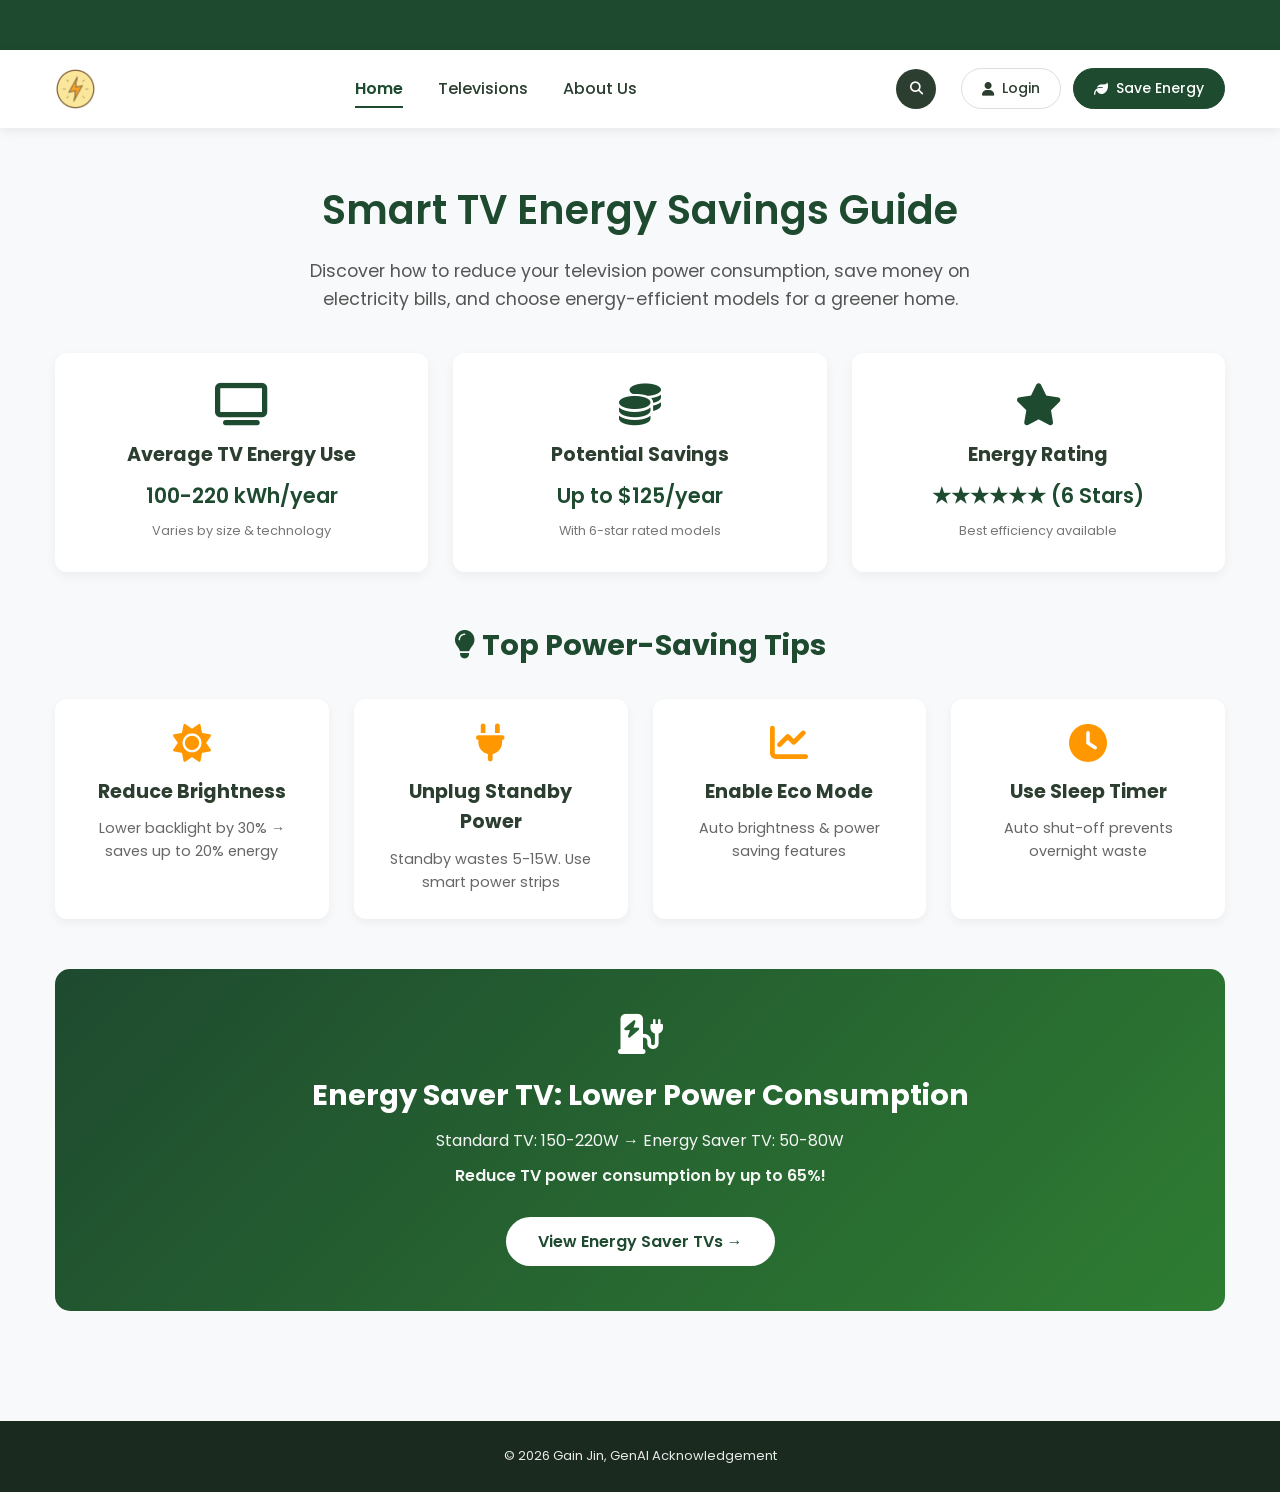
<file: Exercise 0.2/energy-webpage/index.html>
<!DOCTYPE html>
<html lang="en">
<head>
    <meta charset="UTF-8">
    <meta name="viewport" content="width=device-width, initial-scale=1.0">
    <title>TechVision - Smart TV Energy Savings</title>
    <link rel="stylesheet" href="css/styles.css">
    <link rel="stylesheet" href="https://cdnjs.cloudflare.com/ajax/libs/font-awesome/6.4.0/css/all.min.css">
    <link href="https://fonts.googleapis.com/css2?family=Poppins:wght@300;400;500;600;700&display=swap" rel="stylesheet">
    <link rel="icon" href="images/logo.png">
</head>
<body>
    <!-- Header -->
    <header class="ecommerce-header">
        <!-- Top banner -->
        <div class="top-banner">
            <div class="container">
                <div class="banner-content">
                    <div class="marquee-container">
                        <div class="marquee-text">
                            💡 Save Up to $100/Year on Electricity! 🌱 Choose 6-Star Energy Rated TVs & Reduce Your Carbon Footprint 📺
                        </div>
                    </div>
                </div>
            </div>
        </div>
        
        <!-- Navigation Bar -->
        <nav class="main-nav">
            <div class="container">
                <div class="nav-content">
                    <!-- Logo -->
                    <div class="logo" id="logo">
                        <img src="images/logo.png" alt="TechVision Logo" class="logo-image">
                    </div>
                    
                    <!-- Navigation Menu -->
                    <ul class="nav-menu" id="navMenu">
                        <li><a href="#home" class="nav-link active" data-page="home">Home</a></li>
                        <li><a href="#televisions" class="nav-link" data-page="televisions">Televisions</a></li>
                        <li><a href="#about" class="nav-link" data-page="about">About Us</a></li>
                    </ul>
                    
                    <!-- Search -->
                    <div class="search-container">
                        <div class="search-wrapper" id="searchWrapper">
                            <button class="search-icon-btn" id="searchToggle">
                                <i class="fas fa-search"></i>
                            </button>
                            <!-- GenAI: Expandable search container for energy tips -->
                            <div class="search-expandable" id="searchExpandable">
                                <form class="search-form" id="searchForm">
                                    <input type="text" placeholder="Search energy tips..." class="search-input" id="searchInput">
                                </form>
                            </div>
                        </div>
                    </div>
                    
                    <!-- Auth Buttons -->
                    <div class="auth-buttons" id="authButtons">
                        <a href="#" class="btn-login">
                            <i class="fas fa-user"></i> Login
                        </a>
                        <a href="#" class="btn-register">
                            <i class="fas fa-leaf"></i> Save Energy
                        </a>
                    </div>

                    <!-- Mobile Toggle -->
                    <!-- GenAI: Mobile menu toggle button - fixed version -->
                    <div class="mobile-toggle" id="mobileToggle">
                        <i class="fas fa-bars"></i>
                    </div>
                </div>
            </div>
        </nav>
    </header>
    
    <!-- Main Content -->
    <main class="page-content">
        <div class="container">
            
            <!-- HOME PAGE -->
            <section id="home" class="page-section active">
                <h1>Smart TV Energy Savings Guide</h1>
                <p>Discover how to reduce your television power consumption, save money on electricity bills, and choose energy-efficient models for a greener home.</p>
                
                <!-- Energy Statistics -->
                <div class="energy-stats">
                    <div class="stat-box">
                        <i class="fas fa-tv"></i>
                        <h3>Average TV Energy Use</h3>
                        <p>100-220 kWh/year</p>
                        <small>Varies by size & technology</small>
                    </div>
                    <div class="stat-box">
                        <i class="fas fa-coins"></i>
                        <h3>Potential Savings</h3>
                        <p>Up to $125/year</p>
                        <small>With 6-star rated models</small>
                    </div>
                    <div class="stat-box">
                        <i class="fas fa-star"></i>
                        <h3>Energy Rating</h3>
                        <p>★★★★★★ (6 Stars)</p>
                        <small>Best efficiency available</small>
                    </div>
                </div>
                
                <!-- Tips -->
                <div class="tips-section">
                    <h2><i class="fas fa-lightbulb"></i> Top Power-Saving Tips</h2>
                    <div class="tips-grid">
                        <div class="tip-card">
                            <i class="fas fa-sun"></i>
                            <h3>Reduce Brightness</h3>
                            <p>Lower backlight by 30% → saves up to 20% energy</p>
                        </div>
                        <div class="tip-card">
                            <i class="fas fa-plug"></i>
                            <h3>Unplug Standby Power</h3>
                            <p>Standby wastes 5-15W. Use smart power strips</p>
                        </div>
                        <div class="tip-card">
                            <i class="fas fa-chart-line"></i>
                            <h3>Enable Eco Mode</h3>
                            <p>Auto brightness & power saving features</p>
                        </div>
                        <div class="tip-card">
                            <i class="fas fa-clock"></i>
                            <h3>Use Sleep Timer</h3>
                            <p>Auto shut-off prevents overnight waste</p>
                        </div>
                    </div>
                </div>
                
                <!-- Comparison Banner -->
                <div class="comparison-banner">
                    <div class="comparison-content">
                        <i class="fas fa-charging-station"></i>
                        <h2>Energy Saver TV: Lower Power Consumption</h2>
                        <p>Standard TV: 150-220W → Energy Saver TV: 50-80W</p>
                        <p class="savings-highlight">Reduce TV power consumption by up to 65%!</p>
                        <a href="#televisions" class="comparison-btn" onclick="navigateTo('televisions')">View Energy Saver TVs →</a>
                    </div>
                </div>
            </section>

            <!-- TELEVISIONS PAGE -->
            <section id="televisions" class="page-section">
                <!-- Page Header -->
                <div class="page-header">
                    <h1>TV Power Consumption Comparison</h1>
                    <p>Compare energy usage, standby power, and annual costs to find the most efficient television for your home.</p>
                </div>

                <!-- Loading -->
                <!-- GenAI: Loading indicator for CSV data fetch -->
                <div id="loadingIndicator" class="loading-indicator" style="display: none;">
                    <i class="fas fa-spinner fa-spin"></i> Loading TV data...
                </div>

                <!-- Sidebar Layout -->
                <div class="content-layout">
                    <!-- GenAI: Vertical Filter Sidebar -->
                    <aside class="filter-sidebar" id="filterSidebar" style="display: none;">
                        <div class="filter-card">
                            <h3><i class="fas fa-filter"></i> Filter Results</h3>
                            
                            <div class="filter-group-vertical">
                                <label><i class="fas fa-search"></i> Search</label>
                                <input type="text" id="tvSearchInput" placeholder="Brand or model...">
                            </div>
                            
                            <div class="filter-group-vertical">
                                <label><i class="fas fa-certificate"></i> Energy Star</label>
                                <select id="energyFilter">
                                    <option value="all">All TVs</option>
                                    <option value="Yes">Certified Only</option>
                                    <option value="No">Non-Certified</option>
                                </select>
                            </div>
                            
                            <div class="filter-group-vertical">
                                <label><i class="fas fa-tv"></i> Display Type</label>
                                <select id="displayFilter">
                                    <option value="all">All Types</option>
                                </select>
                            </div>
                            
                            <div class="filter-stats">
                                <div class="stats-box">
                                    <i class="fas fa-chart-line"></i>
                                    <span id="tvCount">0</span>
                                    <small>TVs Found</small>
                                </div>
                            </div>
                        </div>
                    </aside>

                    <!-- Main Content -->
                    <div class="main-content">
                        <!-- GenAI: TV Data Table -->
                        <div class="table-container" id="tableContainer" style="display: none;">
                            <div class="table-responsive">
                                <table class="tv-table" id="tvTable">
                                    <thead>
                                        <tr>
                                            <th>Brand</th>
                                            <th>Model</th>
                                            <th>Size</th>
                                            <th>Display Type</th>
                                            <th>Power</th>
                                            <th>Standby</th>
                                            <th>Annual Energy</th>
                                            <th>Energy Star</th>
                                            <th>Annual Cost*</th>
                                        </tr>
                                    </thead>
                                    <tbody id="tableBody">
                                        <tr>
                                            <td colspan="9" class="no-results">Loading television data...</td>
                                        </tr>
                                    </tbody>
                                </table>
                            </div>
                        </div>

                        <!-- GenAI: Error Message -->
                        <div id="errorMessage" class="error-message" style="display: none;">
                            <i class="fas fa-exclamation-triangle"></i>
                            <p>Unable to load TV data. Please make sure the CSV file exists at <strong>data/tv.csv</strong></p>
                        </div>

                        <!-- Cost Note -->
                        <div class="cost-note" id="costNote" style="display: none;">
                            <i class="fas fa-info-circle"></i>
                            <p>*Annual cost calculated at $0.30/kWh (average Australian electricity rate). Based on 5 hours of daily use.</p>
                        </div>
                    </div>
                </div>
            </section>

            <!-- ABOUT PAGE -->
            <section id="about" class="page-section">
                <h1>About TechVision</h1>
                <p>Pioneering energy-efficient television solutions for a sustainable Australian future.</p>
                
                <div class="about-grid">
                    <div class="about-card">
                        <i class="fas fa-chart-line"></i>
                        <h3>Our Mission</h3>
                        <p>To empower Australian households with premium entertainment technology that significantly reduces energy consumption, lowers electricity bills, and minimizes environmental impact.</p>
                    </div>
                    <div class="about-card">
                        <i class="fas fa-leaf"></i>
                        <h3>Sustainability Commitment</h3>
                        <p>We partner exclusively with manufacturers who prioritize energy efficiency, use eco-friendly materials, and maintain strict environmental standards in production.</p>
                    </div>
                    <div class="about-card">
                        <i class="fas fa-hand-holding-heart"></i>
                        <h3>Customer Empowerment</h3>
                        <p>Providing expert guidance and transparent energy ratings to help you make informed decisions about the most efficient TVs for your home and lifestyle.</p>
                    </div>
                </div>
                
                <div class="energy-impact">
                    <h2>Our Environmental Impact</h2>
                    <div class="impact-stats">
                        <div class="impact-card">
                            <i class="fas fa-tv"></i>
                            <h3>15,000+</h3>
                            <p>Energy-Star TVs Sold</p>
                        </div>
                        <div class="impact-card">
                            <i class="fas fa-bolt"></i>
                            <h3>850,000+</h3>
                            <p>kWh Saved Annually</p>
                        </div>
                        <div class="impact-card">
                            <i class="fas fa-tree"></i>
                            <h3>340+</h3>
                            <p>Trees Equivalent Saved</p>
                        </div>
                        <div class="impact-card">
                            <i class="fas fa-coins"></i>
                            <h3>$250,000+</h3>
                            <p>Customer Savings Yearly</p>
                        </div>
                    </div>
                </div>
                
                <div class="energy-commitment">
                    <h2><i class="fas fa-star-of-life"></i> Our Energy Efficiency Promise</h2>
                    <div class="commitment-grid">
                        <div class="commitment-item">
                            <i class="fas fa-certificate"></i>
                            <h3>6-Star Rating Focus</h3>
                            <p>We prioritize TVs with 5-6 star energy ratings, ensuring maximum efficiency for every Australian home.</p>
                        </div>
                        <div class="commitment-item">
                            <i class="fas fa-chalkboard-user"></i>
                            <h3>Education & Awareness</h3>
                            <p>Free resources and guides to help you understand and reduce your TV power consumption.</p>
                        </div>
                        <div class="commitment-item">
                            <i class="fas fa-recycle"></i>
                            <h3>E-Waste Reduction</h3>
                            <p>Partnering with recycling programs to responsibly dispose of old, inefficient televisions.</p>
                        </div>
                        <div class="commitment-item">
                            <i class="fas fa-charging-station"></i>
                            <h3>Carbon Offset Program</h3>
                            <p>Every TV sold contributes to Australian reforestation and renewable energy projects.</p>
                        </div>
                    </div>
                </div>
                
                <div class="contact-info">
                    <h2>Get in Touch</h2>
                    <p><i class="fas fa-envelope"></i> green@techvision.com.au</p>
                    <p><i class="fas fa-phone"></i> 1800-ENERGY-SAVE</p>
                    <p><i class="fas fa-clock"></i> Mon-Fri: 9am-6pm | Sat: 10am-4pm</p>
                </div>
            </section>

        </div>
    </main>
    
    <footer>
        <div class="container">
            <p>© 2026 Gain Jin, GenAI Acknowledgement</p>
        </div>
    </footer>
    
    <script src="js/script.js"></script>
</body>
</html>
</file>
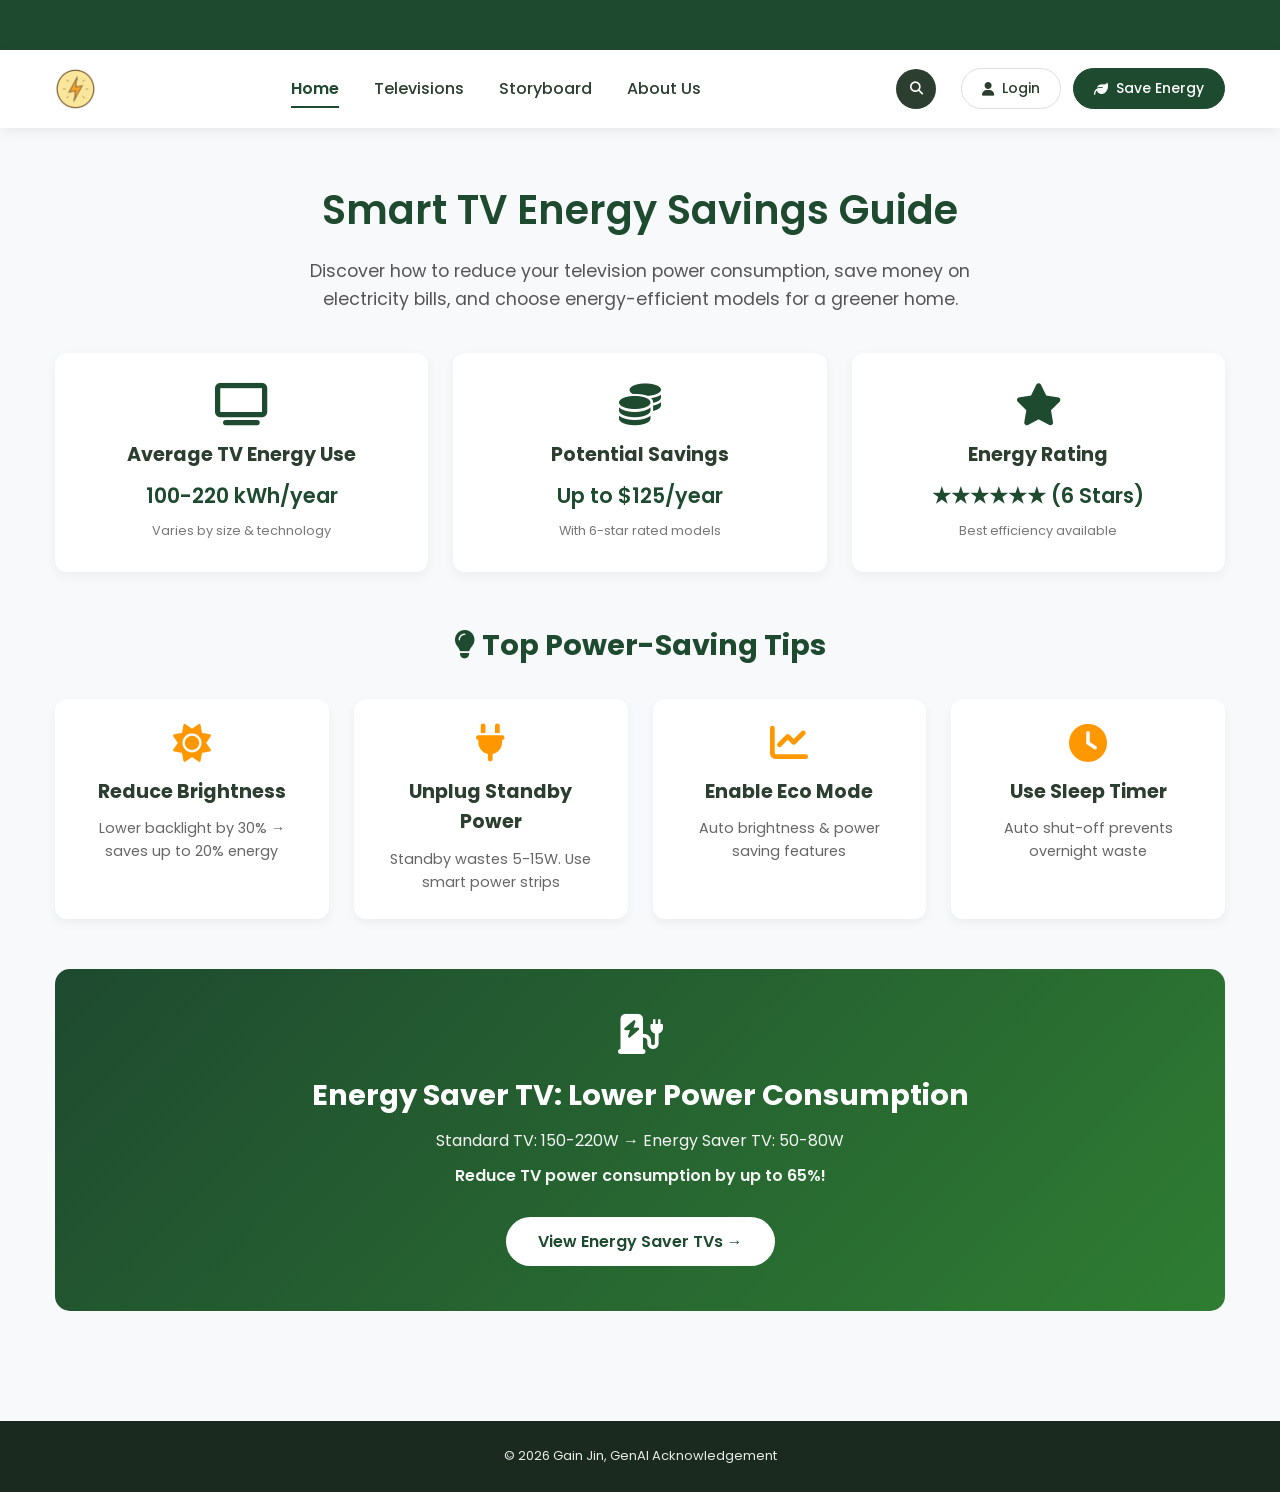
<file: Exercise 3/energy-webpage/index.html>
<!DOCTYPE html>
<html lang="en">
<head>
    <meta charset="UTF-8">
    <meta name="viewport" content="width=device-width, initial-scale=1.0">
    <title>TechVision - Smart TV Energy Savings</title>
    <link rel="stylesheet" href="css/styles.css">
    <link rel="stylesheet" href="https://cdnjs.cloudflare.com/ajax/libs/font-awesome/6.4.0/css/all.min.css">
    <link href="https://fonts.googleapis.com/css2?family=Poppins:wght@300;400;500;600;700;800;900&display=swap" rel="stylesheet">
    <link rel="icon" href="images/logo.png">
</head>
<body>
    <!-- Header -->
    <header class="ecommerce-header">
        <div class="top-banner">
            <div class="container">
                <div class="banner-content">
                    <div class="marquee-container">
                        <div class="marquee-text">
                            💡 Save Up to $100/Year on Electricity! 🌱 Choose 6-Star Energy Rated TVs & Reduce Your Carbon Footprint 📺
                        </div>
                    </div>
                </div>
            </div>
        </div>
        
        <nav class="main-nav">
            <div class="container">
                <div class="nav-content">
                    <div class="logo" id="logo">
                        <img src="images/logo.png" alt="TechVision Logo" class="logo-image">
                    </div>
                    
                    <ul class="nav-menu" id="navMenu">
                        <li><a href="#home" class="nav-link active" data-page="home">Home</a></li>
                        <li><a href="#televisions" class="nav-link" data-page="televisions">Televisions</a></li>
                        <li><a href="#storyboard" class="nav-link" data-page="storyboard">Storyboard</a></li>
                        <li><a href="#about" class="nav-link" data-page="about">About Us</a></li>
                    </ul>
                    
                    <div class="search-container">
                        <div class="search-wrapper" id="searchWrapper">
                            <button class="search-icon-btn" id="searchToggle">
                                <i class="fas fa-search"></i>
                            </button>
                            <div class="search-expandable" id="searchExpandable">
                                <form class="search-form" id="searchForm">
                                    <input type="text" placeholder="Search energy tips..." class="search-input" id="searchInput">
                                </form>
                            </div>
                        </div>
                    </div>
                    
                    <div class="auth-buttons" id="authButtons">
                        <a href="#" class="btn-login"><i class="fas fa-user"></i> Login</a>
                        <a href="#" class="btn-register"><i class="fas fa-leaf"></i> Save Energy</a>
                    </div>

                    <div class="mobile-toggle" id="mobileToggle">
                        <i class="fas fa-bars"></i>
                    </div>
                </div>
            </div>
        </nav>
    </header>
    
    <main class="page-content">
        <div class="container">
            
            <!-- HOME PAGE -->
            <section id="home" class="page-section active">
                <h1>Smart TV Energy Savings Guide</h1>
                <p>Discover how to reduce your television power consumption, save money on electricity bills, and choose energy-efficient models for a greener home.</p>
                
                <div class="energy-stats">
                    <div class="stat-box"><i class="fas fa-tv"></i><h3>Average TV Energy Use</h3><p>100-220 kWh/year</p><small>Varies by size & technology</small></div>
                    <div class="stat-box"><i class="fas fa-coins"></i><h3>Potential Savings</h3><p>Up to $125/year</p><small>With 6-star rated models</small></div>
                    <div class="stat-box"><i class="fas fa-star"></i><h3>Energy Rating</h3><p>★★★★★★ (6 Stars)</p><small>Best efficiency available</small></div>
                </div>
                
                <div class="tips-section">
                    <h2><i class="fas fa-lightbulb"></i> Top Power-Saving Tips</h2>
                    <div class="tips-grid">
                        <div class="tip-card"><i class="fas fa-sun"></i><h3>Reduce Brightness</h3><p>Lower backlight by 30% → saves up to 20% energy</p></div>
                        <div class="tip-card"><i class="fas fa-plug"></i><h3>Unplug Standby Power</h3><p>Standby wastes 5-15W. Use smart power strips</p></div>
                        <div class="tip-card"><i class="fas fa-chart-line"></i><h3>Enable Eco Mode</h3><p>Auto brightness & power saving features</p></div>
                        <div class="tip-card"><i class="fas fa-clock"></i><h3>Use Sleep Timer</h3><p>Auto shut-off prevents overnight waste</p></div>
                    </div>
                </div>
                
                <div class="comparison-banner">
                    <div class="comparison-content">
                        <i class="fas fa-charging-station"></i>
                        <h2>Energy Saver TV: Lower Power Consumption</h2>
                        <p>Standard TV: 150-220W → Energy Saver TV: 50-80W</p>
                        <p class="savings-highlight">Reduce TV power consumption by up to 65%!</p>
                        <a href="#televisions" class="comparison-btn" onclick="navigateTo('televisions')">View Energy Saver TVs →</a>
                    </div>
                </div>
            </section>

            <!-- TELEVISIONS PAGE -->
            <section id="televisions" class="page-section">
                <div class="page-header">
                    <h1>TV Power Consumption Comparison</h1>
                    <p>Compare energy usage, standby power, and annual costs to find the most efficient television for your home.</p>
                </div>

                <div id="loadingIndicator" class="loading-indicator" style="display: none;">
                    <i class="fas fa-spinner fa-spin"></i> Loading TV data...
                </div>

                <div class="content-layout">
                    <aside class="filter-sidebar" id="filterSidebar" style="display: none;">
                        <div class="filter-card">
                            <h3><i class="fas fa-filter"></i> Filter Results</h3>
                            <div class="filter-group-vertical"><label><i class="fas fa-search"></i> Search</label><input type="text" id="tvSearchInput" placeholder="Brand or model..."></div>
                            <div class="filter-group-vertical"><label><i class="fas fa-certificate"></i> Energy Star</label><select id="energyFilter"><option value="all">All TVs</option><option value="Yes">Certified Only</option><option value="No">Non-Certified</option></select></div>
                            <div class="filter-group-vertical"><label><i class="fas fa-tv"></i> Display Type</label><select id="displayFilter"><option value="all">All Types</option></select></div>
                            <div class="filter-stats"><div class="stats-box"><i class="fas fa-chart-line"></i><span id="tvCount">0</span><small>TVs Found</small></div></div>
                        </div>
                    </aside>

                    <div class="main-content">
                        <div class="table-container" id="tableContainer" style="display: none;">
                            <div class="table-responsive">
                                <table class="tv-table">
                                    <thead><tr><th>Brand</th><th>Model</th><th>Size</th><th>Display Type</th><th>Power</th><th>Standby</th><th>Annual Energy</th><th>Energy Star</th><th>Annual Cost*</th></tr></thead>
                                    <tbody id="tableBody"><tr><td colspan="9" class="no-results">Loading television data...</td></tr></tbody>
                                </table>
                            </div>
                        </div>
                        <div id="errorMessage" class="error-message" style="display: none;"><i class="fas fa-exclamation-triangle"></i><p>Unable to load TV data. Please make sure the CSV file exists at <strong>data/tv.csv</strong></p></div>
                        <div class="cost-note" id="costNote" style="display: none;"><i class="fas fa-info-circle"></i><p>*Annual cost calculated at $0.30/kWh (average Australian electricity rate). Based on 5 hours of daily use.</p></div>
                    </div>
                </div>
            </section>

            <!-- STORYBOARD PAGE - Interactive TV Game UI -->
            <section id="storyboard" class="page-section">
                <div class="storyboard-wrapper">

                    <!-- ===== TV STAND-BY SCREEN ===== -->
                    <div class="tv-standby" id="tvStandby">
                        <div class="storyboard-header">
                            <h1>Energy Efficiency Storyboard</h1>
                            <p>Turn on the TV and select a storyboard to explore our visual journey</p>
                        </div>

                        <div class="tv-device">
                            <!-- Remote Control -->
                            <div class="tv-remote">
                                <div class="remote-header">
                                    <div class="remote-brand">TechVision</div>
                                    <div class="remote-indicator"></div>
                                </div>
                                <div class="remote-body">
                                    <button class="remote-btn power-btn" id="powerBtn" title="Power On">
                                        <i class="fas fa-power-off"></i>
                                    </button>
                                    <div class="remote-divider"></div>
                                    <div class="remote-label">Select Storyboard</div>
                                    <button class="remote-btn game-btn active-game" id="game1Btn" disabled>
                                        <div class="game-btn-icon"><i class="fas fa-bolt"></i></div>
                                        <span>Chapter 1</span>
                                    </button>
                                    <button class="remote-btn game-btn" id="game2Btn" disabled>
                                        <div class="game-btn-icon"><i class="fas fa-seedling"></i></div>
                                        <span>Chapter 2</span>
                                    </button>
                                    <div class="remote-divider"></div>
                                    <div class="remote-dpad">
                                        <button class="dpad-btn dpad-up" disabled><i class="fas fa-chevron-up"></i></button>
                                        <button class="dpad-btn dpad-left" disabled><i class="fas fa-chevron-left"></i></button>
                                        <button class="dpad-btn dpad-center" disabled><i class="fas fa-circle"></i></button>
                                        <button class="dpad-btn dpad-right" disabled><i class="fas fa-chevron-right"></i></button>
                                        <button class="dpad-btn dpad-down" disabled><i class="fas fa-chevron-down"></i></button>
                                    </div>
                                    <button class="remote-btn back-btn" id="backBtn" disabled>
                                        <i class="fas fa-undo"></i> Back
                                    </button>
                                </div>
                            </div>

                            <!-- TV Screen -->
                            <div class="tv-frame">
                                <div class="tv-bezel">
                                    <div class="tv-led" id="tvLed"></div>
                                    <div class="tv-screen" id="tvScreen">
                                        <!-- Off State -->
                                        <div class="screen-off" id="screenOff">
                                            <div class="off-icon"><i class="fas fa-power-off"></i></div>
                                            <p>Press power to turn on</p>
                                        </div>

                                        <!-- Menu State -->
                                        <div class="screen-menu" id="screenMenu">
                                            <div class="menu-topbar">
                                                <div class="menu-time" id="menuTime">12:00</div>
                                                <div class="menu-icons">
                                                    <i class="fas fa-wifi"></i>
                                                    <i class="fas fa-signal"></i>
                                                </div>
                                            </div>
                                            <div class="menu-content">
                                                <div class="menu-welcome">
                                                    <img src="images/logo.png" alt="Logo" class="menu-logo" onerror="this.style.display='none'">
                                                    <h2>Welcome to TechVision</h2>
                                                    <p>Select a storyboard chapter to begin</p>
                                                </div>
                                                <div class="menu-cards">
                                                    <div class="menu-card" id="menuCard1" data-story="1">
                                                        <div class="menu-card-thumb">
                                                            <img src="images/storyboard1st_1.jpg" alt="Chapter 1" onerror="this.parentElement.innerHTML='<div class=\'menu-card-fallback\' style=\'background:linear-gradient(135deg,#e74c3c,#c0392b)\'><i class=\'fas fa-bolt\'></i></div>'">
                                                        </div>
                                                        <div class="menu-card-info">
                                                            <div class="menu-card-badge">CHAPTER 1</div>
                                                            <h3>The Technology Overview</h3>
                                                            <p>What type of TV screen technologies are currently available in Australia, and which are the most frequent?</p>
                                                            <div class="menu-card-meta">
                                                                <span><i class="fas fa-images"></i> 6 Slides</span>
                                                                <span><i class="fas fa-clock"></i> 2 min</span>
                                                            </div>
                                                        </div>
                                                    </div>
                                                    <div class="menu-card" id="menuCard2" data-story="2">
                                                        <div class="menu-card-thumb">
                                                            <img src="images/storyboard2nd_1.jpg" alt="Chapter 2" onerror="this.parentElement.innerHTML='<div class=\'menu-card-fallback\' style=\'background:linear-gradient(135deg,#2ecc71,#27ae60)\'><i class=\'fas fa-seedling\'></i></div>'">
                                                        </div>
                                                        <div class="menu-card-info">
                                                            <div class="menu-card-badge badge-green">CHAPTER 2</div>
                                                            <h3>The Brand Leaderboard</h3>
                                                            <p>Which brands have the greatest number of different models?</p>
                                                            <div class="menu-card-meta">
                                                                <span><i class="fas fa-images"></i> 6 Slides</span>
                                                                <span><i class="fas fa-clock"></i> 2 min</span>
                                                            </div>
                                                        </div>
                                                    </div>
                                                </div>
                                            </div>
                                        </div>

                                        <!-- Slideshow State -->
                                        <div class="screen-slideshow" id="screenSlideshow">
                                            <div class="slideshow-cinematic" id="slideshowCinematic">
                                                <!-- Slides injected by JS -->
                                            </div>
                                            <div class="slideshow-nav-overlay">
                                                <button class="slide-nav-btn slide-prev" id="slidePrev"><i class="fas fa-chevron-left"></i></button>
                                                <button class="slide-nav-btn slide-next" id="slideNext"><i class="fas fa-chevron-right"></i></button>
                                            </div>
                                            <div class="slideshow-bottom-bar">
                                                <div class="slide-progress-dots" id="slideDots"></div>
                                                <div class="slide-counter" id="slideCounter">1 / 6</div>
                                                <button class="slide-exit-btn" id="slideExit"><i class="fas fa-times"></i> Exit</button>
                                            </div>
                                        </div>
                                    </div>
                                </div>
                                <div class="tv-stand"></div>
                            </div>
                        </div>
                    </div>

                </div>
            </section>

            <!-- ABOUT PAGE -->
            <section id="about" class="page-section">
                <h1>About TechVision</h1>
                <p>Pioneering energy-efficient television solutions for a sustainable Australian future.</p>
                <div class="about-grid">
                    <div class="about-card"><i class="fas fa-chart-line"></i><h3>Our Mission</h3><p>To empower Australian households with premium entertainment technology that significantly reduces energy consumption.</p></div>
                    <div class="about-card"><i class="fas fa-leaf"></i><h3>Sustainability Commitment</h3><p>We partner exclusively with manufacturers who prioritize energy efficiency and use eco-friendly materials.</p></div>
                    <div class="about-card"><i class="fas fa-hand-holding-heart"></i><h3>Customer Empowerment</h3><p>Providing expert guidance and transparent energy ratings to help you make informed decisions.</p></div>
                </div>
                <div class="energy-impact">
                    <h2>Our Environmental Impact</h2>
                    <div class="impact-stats">
                        <div class="impact-card"><i class="fas fa-tv"></i><h3>15,000+</h3><p>Energy-Star TVs Sold</p></div>
                        <div class="impact-card"><i class="fas fa-bolt"></i><h3>850,000+</h3><p>kWh Saved Annually</p></div>
                        <div class="impact-card"><i class="fas fa-tree"></i><h3>340+</h3><p>Trees Equivalent Saved</p></div>
                        <div class="impact-card"><i class="fas fa-coins"></i><h3>$250,000+</h3><p>Customer Savings Yearly</p></div>
                    </div>
                </div>
                <div class="contact-info">
                    <h2>Get in Touch</h2>
                    <p><i class="fas fa-envelope"></i> green@techvision.com.au</p>
                    <p><i class="fas fa-phone"></i> 1800-ENERGY-SAVE</p>
                    <p><i class="fas fa-clock"></i> Mon-Fri: 9am-6pm | Sat: 10am-4pm</p>
                </div>
            </section>

        </div>
    </main>
    
    <footer>
        <div class="container">
            <p>© 2026 Gain Jin, GenAI Acknowledgement</p>
        </div>
    </footer>
    
    <script src="js/script.js"></script>
</body>
</html>
</file>
<file: Exercise 0.2/energy-webpage/css/styles.css>
/* ============================================
   BASE STYLES
   ============================================ */

* {
    margin: 0;
    padding: 0;
    box-sizing: border-box;
}

body {
    background: #f8f9fa;
    color: #2c3e2f;
    line-height: 1.6;
    font-family: 'Poppins', 'Segoe UI', sans-serif;
    overflow-x: hidden;
}

.container {
    width: 100%;
    max-width: 1200px;
    margin: 0 auto;
    padding: 0 15px;
}

/* Top Banner */
.top-banner {
    background: #1e4a2f;
    color: white;
    padding: 12px 0;
    overflow: hidden;
    box-shadow: 0 2px 8px rgba(0,0,0,0.1);
}

.banner-content {
    display: flex;
    justify-content: center;
    align-items: center;
    width: 100%;
}

.marquee-container {
    width: 100%;
    overflow: hidden;
    white-space: nowrap;
}

.marquee-text {
    display: inline-block;
    padding-left: 100%;
    animation: marquee 22s linear infinite;
    font-weight: 500;
    letter-spacing: 0.5px;
}

@keyframes marquee {
    0% { transform: translateX(0); }
    100% { transform: translateX(-100%); }
}

.marquee-container:hover .marquee-text {
    animation-play-state: paused;
}

/* Navigation */
.main-nav {
    background: white;
    padding: 18px 0;
    box-shadow: 0 2px 12px rgba(0,0,0,0.08);
    position: sticky;
    top: 0;
    z-index: 1000;
}

.nav-content {
    display: flex;
    align-items: center;
    justify-content: space-between;
    gap: 25px;
    position: relative;
}

/* Logo */
.logo {
    cursor: pointer;
    flex-shrink: 0;
}

.logo-image {
    height: 42px;
    width: auto;
    display: block;
    transition: transform 0.3s ease;
}

.logo:hover .logo-image {
    transform: scale(1.05);
}

/* Navigation Menu */
.nav-menu {
    display: flex;
    list-style: none;
    gap: 35px;
    margin: 0;
    padding: 0;
    flex: 1;
    justify-content: center;
}

.nav-link {
    text-decoration: none;
    color: #2c3e2f;
    font-weight: 500;
    font-size: 16px;
    padding: 8px 0;
    position: relative;
    transition: color 0.3s ease;
    cursor: pointer;
}

.nav-link:hover {
    color: #1e4a2f;
}

.nav-link::after {
    content: '';
    position: absolute;
    bottom: 0;
    left: 0;
    width: 0;
    height: 2px;
    background: #1e4a2f;
    transition: width 0.3s ease;
}

.nav-link:hover::after {
    width: 100%;
}

.nav-link.active {
    color: #1e4a2f;
    font-weight: 600;
}

.nav-link.active::after {
    width: 100%;
    background: #1e4a2f;
}

/* Auth Buttons */
.auth-buttons {
    display: flex;
    gap: 12px;
    flex-shrink: 0;
}

.btn-login, .btn-register {
    padding: 8px 20px;
    border-radius: 25px;
    text-decoration: none;
    font-weight: 500;
    font-size: 14px;
    display: flex;
    align-items: center;
    gap: 8px;
    transition: all 0.3s ease;
}

.btn-login {
    background: transparent;
    color: #2c3e2f;
    border: 1px solid #ddd;
}

.btn-login:hover {
    background: #f0f0f0;
    border-color: #1e4a2f;
    transform: translateY(-2px);
}

.btn-register {
    background: #1e4a2f;
    color: white;
    border: 1px solid #1e4a2f;
}

.btn-register:hover {
    background: #0f3a22;
    transform: translateY(-2px);
}

/* Search */
.search-container {
    position: relative;
}

.search-wrapper {
    display: flex;
    align-items: center;
    background: #2c3e2f;
    border-radius: 25px;
    transition: all 0.3s ease;
    padding: 2px;
}

.search-icon-btn {
    background: none;
    border: none;
    color: white;
    cursor: pointer;
    padding: 8px;
    border-radius: 50%;
    transition: all 0.3s ease;
    width: 36px;
    height: 36px;
    display: flex;
    align-items: center;
    justify-content: center;
}

.search-icon-btn:hover {
    background: #3e5a40;
    transform: scale(1.05);
}

/* GenAI: Expandable search container */
.search-expandable {
    width: 0;
    overflow: hidden;
    transition: width 0.3s ease;
    height: 36px;
}

.search-expandable.expanded {
    width: 220px;
}

.search-form {
    display: flex;
    align-items: center;
    width: 220px;
    opacity: 0;
    transition: opacity 0.2s;
    height: 100%;
}

.search-expandable.expanded .search-form {
    opacity: 1;
}

.search-input {
    flex: 1;
    padding: 0 12px;
    border: none;
    background: transparent;
    font-family: 'Poppins', sans-serif;
    font-size: 14px;
    outline: none;
    color: white;
    height: 100%;
}

.search-input::placeholder {
    color: #ccc;
}

/* Mobile Toggle */
.mobile-toggle {
    display: none;
    font-size: 28px;
    cursor: pointer;
    color: #2c3e2f;
    background: none;
    border: none;
    padding: 8px;
    z-index: 1002;
}

.mobile-toggle:hover {
    color: #1e4a2f;
}

/* Main Content & Page Sections */
.page-content {
    padding: 50px 0;
    text-align: center;
    min-height: calc(100vh - 400px);
}

.page-section {
    display: none;
}

.page-section.active {
    display: block;
}

h1 {
    font-size: 2.5rem;
    color: #1e4a2f;
    margin-bottom: 15px;
    font-weight: 600;
}

.page-content > .container > .page-section > p {
    font-size: 1.1rem;
    color: #555;
    max-width: 750px;
    margin: 0 auto 40px;
}

/* ============================================
   HOME PAGE STYLES
   ============================================ */

/* Energy Stats */
.energy-stats {
    display: grid;
    grid-template-columns: repeat(auto-fit, minmax(250px, 1fr));
    gap: 25px;
    margin: 40px 0;
}

.stat-box {
    background: white;
    padding: 30px;
    border-radius: 12px;
    text-align: center;
    box-shadow: 0 4px 12px rgba(0,0,0,0.05);
    transition: transform 0.3s ease;
}

.stat-box:hover {
    transform: translateY(-5px);
}

.stat-box i {
    font-size: 42px;
    color: #1e4a2f;
    margin-bottom: 15px;
}

.stat-box h3 {
    font-size: 1.2rem;
    margin-bottom: 8px;
    color: #2c3e2f;
}

.stat-box p {
    font-size: 1.3rem;
    font-weight: 600;
    color: #1e4a2f;
    margin: 5px 0;
}

.stat-box small {
    font-size: 0.8rem;
    color: #777;
}

/* Tips Section */
.tips-section {
    margin: 50px 0;
}

.tips-section h2 {
    font-size: 1.8rem;
    color: #1e4a2f;
    margin-bottom: 30px;
}

.tips-grid {
    display: grid;
    grid-template-columns: repeat(auto-fit, minmax(240px, 1fr));
    gap: 25px;
}

.tip-card {
    background: white;
    padding: 25px;
    border-radius: 12px;
    text-align: center;
    box-shadow: 0 4px 10px rgba(0,0,0,0.05);
    transition: transform 0.3s;
}

.tip-card:hover {
    transform: translateY(-3px);
}

.tip-card i {
    font-size: 38px;
    color: #ff9800;
    margin-bottom: 15px;
}

.tip-card h3 {
    margin-bottom: 10px;
    font-size: 1.2rem;
    color: #2c3e2f;
}

.tip-card p {
    color: #666;
    font-size: 0.9rem;
}

/* Comparison Banner */
.comparison-banner {
    background: linear-gradient(135deg, #1e4a2f 0%, #2e7d32 100%);
    border-radius: 15px;
    padding: 45px;
    text-align: center;
    color: white;
    margin-top: 50px;
}

.comparison-content i {
    font-size: 2.5rem;
}

.comparison-content h2 {
    font-size: 1.8rem;
    margin: 15px 0 10px;
}

.comparison-content p {
    font-size: 1rem;
    margin-bottom: 8px;
    opacity: 0.95;
}

.savings-highlight {
    font-size: 1.2rem;
    font-weight: 600;
    margin: 10px 0;
}

.comparison-btn {
    display: inline-block;
    margin-top: 20px;
    padding: 12px 32px;
    background: white;
    color: #1e4a2f;
    text-decoration: none;
    border-radius: 30px;
    font-weight: 600;
    transition: all 0.3s ease;
    cursor: pointer;
    border: none;
}

.comparison-btn:hover {
    transform: translateY(-2px);
    box-shadow: 0 5px 15px rgba(0,0,0,0.2);
}

/* ============================================
   TELEVISIONS PAGE STYLES
   ============================================ */

.page-header {
    text-align: center;
    margin: 40px 0 30px;
}

.page-header h1 {
    font-size: 2.2rem;
    color: #000;
    margin-bottom: 12px;
}

.page-header p {
    font-size: 1rem;
    color: #666;
    max-width: 700px;
    margin: 0 auto;
}

/* GenAI: Loading indicator */
.loading-indicator {
    text-align: center;
    padding: 60px 20px;
    font-size: 1.1rem;
    color: #666;
}

.loading-indicator i {
    margin-right: 10px;
    color: #000;
}

/* Sidebar Layout */
.content-layout {
    display: flex;
    gap: 30px;
    margin-bottom: 40px;
    text-align: left;
}

/* GenAI: Vertical Filter Sidebar */
.filter-sidebar {
    flex: 0 0 280px;
}

.filter-card {
    background: white;
    border-radius: 16px;
    padding: 24px;
    box-shadow: 0 5px 20px rgba(0, 0, 0, 0.08);
    position: sticky;
    top: 20px;
}

.filter-card h3 {
    font-size: 1.2rem;
    margin-bottom: 20px;
    padding-bottom: 12px;
    border-bottom: 2px solid #f0f0f0;
    color: #333;
}

.filter-card h3 i {
    margin-right: 8px;
    color: #000;
}

.filter-group-vertical {
    margin-bottom: 20px;
}

.filter-group-vertical label {
    display: flex;
    align-items: center;
    gap: 8px;
    font-weight: 500;
    margin-bottom: 8px;
    color: #555;
    font-size: 0.85rem;
}

.filter-group-vertical label i {
    font-size: 0.9rem;
    color: #666;
}

.filter-group-vertical input,
.filter-group-vertical select {
    width: 100%;
    padding: 10px 12px;
    border: 1px solid #e0e0e0;
    border-radius: 8px;
    font-family: 'Poppins', sans-serif;
    font-size: 0.9rem;
    transition: all 0.3s ease;
}

.filter-group-vertical input:focus,
.filter-group-vertical select:focus {
    outline: none;
    border-color: #000;
    box-shadow: 0 0 0 3px rgba(0, 0, 0, 0.05);
}

.filter-stats {
    margin-top: 25px;
    padding-top: 20px;
    border-top: 1px solid #f0f0f0;
}

.stats-box {
    text-align: center;
    background: #f8f9fa;
    padding: 15px;
    border-radius: 12px;
}

.stats-box i {
    font-size: 1.5rem;
    color: #000;
    display: block;
    margin-bottom: 8px;
}

.stats-box span {
    font-size: 2rem;
    font-weight: 700;
    color: #000;
    display: block;
    line-height: 1;
}

.stats-box small {
    font-size: 0.75rem;
    color: #666;
    display: block;
    margin-top: 5px;
}

/* Main Content */
.main-content {
    flex: 1;
    min-width: 0;
}

/* GenAI: TV Data Table */
.table-container {
    background: white;
    border-radius: 16px;
    box-shadow: 0 5px 20px rgba(0, 0, 0, 0.08);
    overflow: hidden;
    margin-bottom: 20px;
}

.table-responsive {
    overflow-x: auto;
}

.tv-table {
    width: 100%;
    border-collapse: collapse;
    font-size: 0.9rem;
}

.tv-table thead {
    background: #f8f9fa;
    border-bottom: 2px solid #e0e0e0;
}

.tv-table th {
    padding: 16px 12px;
    text-align: center;
    font-weight: 600;
    color: #333;
    font-size: 0.8rem;
    text-transform: uppercase;
    letter-spacing: 0.5px;
}

.tv-table td {
    padding: 14px 12px;
    text-align: center;
    border-bottom: 1px solid #eee;
    color: #555;
}

.tv-table tr:hover {
    background: #fafafa;
}

.tv-table td:first-child,
.tv-table th:first-child {
    padding-left: 20px;
}

.tv-table td:last-child,
.tv-table th:last-child {
    padding-right: 20px;
}

.tv-table td:first-child {
    font-weight: 600;
    color: #000;
}

/* Energy Star Badge */
.energy-star-badge {
    display: inline-flex;
    align-items: center;
    gap: 6px;
    background: #2ecc71;
    color: white;
    padding: 4px 10px;
    border-radius: 20px;
    font-size: 0.7rem;
    font-weight: 500;
}

.energy-star-badge i {
    font-size: 0.65rem;
}

.non-certified {
    color: #999;
    font-size: 0.75rem;
}

/* Star Rating */
.star-rating {
    font-size: 0.7rem;
    letter-spacing: 1px;
    display: block;
    margin-top: 4px;
}

/* Cost Highlight */
.cost-highlight {
    font-weight: 600;
    color: #e67e22;
}

/* GenAI: Error Message */
.error-message {
    background: #fee;
    border-left: 4px solid #e74c3c;
    padding: 15px 20px;
    border-radius: 8px;
    display: flex;
    align-items: center;
    gap: 12px;
    color: #c0392b;
    margin-bottom: 20px;
}

.error-message i {
    font-size: 1.2rem;
}

.error-message p {
    margin: 0;
    flex: 1;
}

.cost-note {
    background: #fff3e0;
    padding: 12px 20px;
    border-radius: 8px;
    display: flex;
    align-items: center;
    gap: 12px;
    font-size: 0.8rem;
    color: #856404;
}

.cost-note i {
    font-size: 1rem;
}

.no-results {
    text-align: center;
    padding: 60px 20px !important;
    color: #999;
    font-size: 0.9rem;
}

/* ============================================
   ABOUT PAGE STYLES
   ============================================ */

.about-grid {
    display: grid;
    grid-template-columns: repeat(auto-fit, minmax(300px, 1fr));
    gap: 30px;
    margin: 40px 0;
}

.about-card {
    background: white;
    padding: 35px;
    border-radius: 12px;
    text-align: center;
    box-shadow: 0 4px 12px rgba(0, 0, 0, 0.05);
    transition: all 0.3s ease;
}

.about-card:hover {
    transform: translateY(-5px);
    box-shadow: 0 8px 20px rgba(0, 0, 0, 0.1);
}

.about-card i {
    font-size: 45px;
    color: #1e4a2f;
    margin-bottom: 18px;
}

.about-card h3 {
    font-size: 1.3rem;
    margin-bottom: 15px;
    color: #1e4a2f;
}

.about-card p {
    font-size: 0.95rem;
    color: #555;
    line-height: 1.6;
}

/* Energy Impact */
.energy-impact {
    margin: 60px 0;
    text-align: center;
}

.energy-impact h2 {
    font-size: 1.8rem;
    margin-bottom: 35px;
    color: #1e4a2f;
}

.impact-stats {
    display: grid;
    grid-template-columns: repeat(auto-fit, minmax(220px, 1fr));
    gap: 25px;
    margin-top: 30px;
}

.impact-card {
    background: linear-gradient(135deg, #1e4a2f 0%, #2e7d32 100%);
    color: white;
    padding: 30px 20px;
    border-radius: 12px;
    text-align: center;
    transition: transform 0.3s ease;
}

.impact-card:hover {
    transform: translateY(-5px);
}

.impact-card i {
    font-size: 42px;
    margin-bottom: 15px;
}

.impact-card h3 {
    font-size: 2rem;
    margin-bottom: 8px;
    font-weight: 700;
}

.impact-card p {
    font-size: 0.9rem;
    opacity: 0.95;
}

/* Energy Commitment */
.energy-commitment {
    margin: 60px 0;
    text-align: center;
}

.energy-commitment h2 {
    font-size: 1.8rem;
    margin-bottom: 35px;
    color: #1e4a2f;
}

.energy-commitment h2 i {
    margin-right: 12px;
    color: #ff9800;
}

.commitment-grid {
    display: grid;
    grid-template-columns: repeat(auto-fit, minmax(250px, 1fr));
    gap: 30px;
}

.commitment-item {
    background: white;
    padding: 30px;
    border-radius: 12px;
    text-align: center;
    box-shadow: 0 4px 12px rgba(0, 0, 0, 0.05);
    transition: all 0.3s ease;
}

.commitment-item:hover {
    transform: translateY(-3px);
    box-shadow: 0 6px 16px rgba(0, 0, 0, 0.1);
}

.commitment-item i {
    font-size: 40px;
    color: #1e4a2f;
    margin-bottom: 18px;
}

.commitment-item h3 {
    font-size: 1.2rem;
    margin-bottom: 12px;
    color: #2c3e2f;
}

.commitment-item p {
    font-size: 0.9rem;
    color: #666;
    line-height: 1.5;
}

/* Contact Info */
.contact-info {
    background: white;
    padding: 45px;
    border-radius: 12px;
    text-align: center;
    margin: 40px 0;
    box-shadow: 0 4px 12px rgba(0, 0, 0, 0.05);
}

.contact-info h2 {
    font-size: 1.8rem;
    margin-bottom: 25px;
    color: #1e4a2f;
}

.contact-info p {
    font-size: 1.1rem;
    margin: 15px 0;
    color: #333;
}

/* ============================================
   FOOTER
   ============================================ */

footer {
    background: #1a2a1f;
    color: white;
    padding: 25px 0;
    text-align: center;
    margin-top: 60px;
}

footer p {
    margin: 0;
    font-size: 13px;
    opacity: 0.9;
}

/* ============================================
   GenAI: Mobile Responsive Styles
   ============================================ */

@media (max-width: 1024px) {
    .search-expandable.expanded {
        width: 200px;
    }
}

@media (max-width: 900px) {
    .nav-content {
        flex-wrap: wrap;
    }
    
    .nav-menu {
        order: 4;
        width: 100%;
        justify-content: center;
        margin-top: 15px;
    }
    
    .auth-buttons {
        order: 2;
        margin-left: auto;
    }
    
    .search-container {
        order: 3;
    }
}

@media (max-width: 992px) {
    .content-layout {
        flex-direction: column;
    }
    
    .filter-sidebar {
        flex: auto;
    }
    
    .filter-card {
        position: static;
    }
    
    .filter-group-vertical {
        margin-bottom: 15px;
    }
}

/* GenAI: Mobile Styles - Screen width 768px and below */
@media (max-width: 768px) {
    /* Hide desktop nav elements */
    .nav-menu, 
    .auth-buttons {
        display: none !important;
    }
    
    /* Show mobile toggle */
    .mobile-toggle {
        display: block !important;
    }
    
    .nav-content {
        flex-wrap: nowrap;
        justify-content: space-between;
    }
    
    .logo {
        order: 1;
    }
    
    .search-container {
        order: 2;
        margin-left: auto;
        display: block !important;
    }
    
    .mobile-toggle {
        order: 3;
        margin-left: 10px;
    }
    
    .search-wrapper {
        background: #2c3e2f;
        border-radius: 25px;
    }
    
    /* GenAI: Mobile search expandable */
    .search-expandable {
        position: fixed;
        top: 0;
        left: 0;
        right: 0;
        width: 100%;
        height: 0;
        background: white;
        z-index: 1001;
        transition: height 0.3s ease;
        border-radius: 0;
    }
    
    .search-expandable.expanded {
        width: 100%;
        height: 60px;
    }
    
    .search-expandable.expanded .search-form {
        width: 100%;
        padding: 10px 15px;
        background: white;
    }
    
    .search-input {
        color: #333;
        background: white;
    }
    
    /* GenAI: Mobile menu open styles (applied by JavaScript) */
    .nav-menu.mobile-visible {
        display: flex !important;
        flex-direction: column;
        position: absolute;
        top: 100%;
        left: 0;
        right: 0;
        background: white;
        padding: 20px;
        box-shadow: 0 10px 20px rgba(0,0,0,0.1);
        gap: 15px;
        z-index: 1000;
        order: 5;
    }
    
    .auth-buttons.mobile-visible {
        display: flex !important;
        flex-direction: column;
        position: absolute;
        top: calc(100% + 200px);
        left: 0;
        right: 0;
        background: white;
        padding: 20px;
        box-shadow: 0 10px 20px rgba(0,0,0,0.1);
        gap: 15px;
        z-index: 1000;
    }
    
    /* Typography */
    h1 {
        font-size: 1.8rem;
    }
    
    .page-content > .container > .page-section > p {
        font-size: 1rem;
    }
    
    /* Home page grids */
    .energy-stats, 
    .tips-grid {
        grid-template-columns: 1fr;
    }
    
    .comparison-banner {
        padding: 30px;
    }
    
    .comparison-content h2 {
        font-size: 1.4rem;
    }
    
    /* Televisions page */
    .page-header h1 {
        font-size: 1.6rem;
    }
    
    .tv-table th {
        font-size: 0.7rem;
        padding: 12px 8px;
    }
    
    .tv-table td {
        padding: 10px 8px;
        font-size: 0.75rem;
    }
    
    /* GenAI: About page specific responsive adjustments */
    .about-grid, 
    .impact-stats, 
    .commitment-grid {
        grid-template-columns: 1fr;
    }
    
    .energy-impact h2, 
    .energy-commitment h2 {
        font-size: 1.5rem;
    }
    
    .impact-card h3 {
        font-size: 1.5rem;
    }
    
    .contact-info {
        padding: 30px 20px;
    }
    
    .contact-info h2 {
        font-size: 1.5rem;
    }
    
    .contact-info p {
        font-size: 0.95rem;
    }
}

@media (max-width: 480px) {
    .tv-table td,
    .tv-table th {
        padding: 8px 6px;
        font-size: 0.7rem;
    }
    
    .energy-star-badge {
        padding: 2px 6px;
        font-size: 0.6rem;
    }
}
</file>
<file: Exercise 3/energy-webpage/css/styles.css>
/* ============================================
   BASE STYLES
   ============================================ */

* {
    margin: 0;
    padding: 0;
    box-sizing: border-box;
}

body {
    background: #f8f9fa;
    color: #2c3e2f;
    line-height: 1.6;
    font-family: 'Poppins', 'Segoe UI', sans-serif;
    overflow-x: hidden;
}

.container {
    width: 100%;
    max-width: 1200px;
    margin: 0 auto;
    padding: 0 15px;
}

/* Top Banner */
.top-banner {
    background: #1e4a2f;
    color: white;
    padding: 12px 0;
    overflow: hidden;
    box-shadow: 0 2px 8px rgba(0,0,0,0.1);
}

.banner-content {
    display: flex;
    justify-content: center;
    align-items: center;
    width: 100%;
}

.marquee-container {
    width: 100%;
    overflow: hidden;
    white-space: nowrap;
}

.marquee-text {
    display: inline-block;
    padding-left: 100%;
    animation: marquee 22s linear infinite;
    font-weight: 500;
    letter-spacing: 0.5px;
}

@keyframes marquee {
    0% { transform: translateX(0); }
    100% { transform: translateX(-100%); }
}

.marquee-container:hover .marquee-text {
    animation-play-state: paused;
}

/* Navigation */
.main-nav {
    background: white;
    padding: 18px 0;
    box-shadow: 0 2px 12px rgba(0,0,0,0.08);
    position: sticky;
    top: 0;
    z-index: 1000;
}

.nav-content {
    display: flex;
    align-items: center;
    justify-content: space-between;
    gap: 25px;
    position: relative;
}

.logo {
    cursor: pointer;
    flex-shrink: 0;
}

.logo-image {
    height: 42px;
    width: auto;
    display: block;
    transition: transform 0.3s ease;
}

.logo:hover .logo-image {
    transform: scale(1.05);
}

.nav-menu {
    display: flex;
    list-style: none;
    gap: 35px;
    margin: 0;
    padding: 0;
    flex: 1;
    justify-content: center;
}

.nav-link {
    text-decoration: none;
    color: #2c3e2f;
    font-weight: 500;
    font-size: 16px;
    padding: 8px 0;
    position: relative;
    transition: color 0.3s ease;
    cursor: pointer;
}

.nav-link:hover { color: #1e4a2f; }

.nav-link::after {
    content: '';
    position: absolute;
    bottom: 0;
    left: 0;
    width: 0;
    height: 2px;
    background: #1e4a2f;
    transition: width 0.3s ease;
}

.nav-link:hover::after { width: 100%; }

.nav-link.active {
    color: #1e4a2f;
    font-weight: 600;
}

.nav-link.active::after {
    width: 100%;
    background: #1e4a2f;
}

.auth-buttons {
    display: flex;
    gap: 12px;
    flex-shrink: 0;
}

.btn-login, .btn-register {
    padding: 8px 20px;
    border-radius: 25px;
    text-decoration: none;
    font-weight: 500;
    font-size: 14px;
    display: flex;
    align-items: center;
    gap: 8px;
    transition: all 0.3s ease;
}

.btn-login {
    background: transparent;
    color: #2c3e2f;
    border: 1px solid #ddd;
}

.btn-login:hover {
    background: #f0f0f0;
    border-color: #1e4a2f;
    transform: translateY(-2px);
}

.btn-register {
    background: #1e4a2f;
    color: white;
    border: 1px solid #1e4a2f;
}

.btn-register:hover {
    background: #0f3a22;
    transform: translateY(-2px);
}

.search-container { position: relative; }

.search-wrapper {
    display: flex;
    align-items: center;
    background: #2c3e2f;
    border-radius: 25px;
    transition: all 0.3s ease;
    padding: 2px;
}

.search-icon-btn {
    background: none;
    border: none;
    color: white;
    cursor: pointer;
    padding: 8px;
    border-radius: 50%;
    transition: all 0.3s ease;
    width: 36px;
    height: 36px;
    display: flex;
    align-items: center;
    justify-content: center;
}

.search-icon-btn:hover {
    background: #3e5a40;
    transform: scale(1.05);
}

.search-expandable {
    width: 0;
    overflow: hidden;
    transition: width 0.3s ease;
    height: 36px;
}

.search-expandable.expanded { width: 220px; }

.search-form {
    display: flex;
    align-items: center;
    width: 220px;
    opacity: 0;
    transition: opacity 0.2s;
    height: 100%;
}

.search-expandable.expanded .search-form { opacity: 1; }

.search-input {
    flex: 1;
    padding: 0 12px;
    border: none;
    background: transparent;
    font-family: 'Poppins', sans-serif;
    font-size: 14px;
    outline: none;
    color: white;
    height: 100%;
}

.search-input::placeholder { color: #ccc; }

.mobile-toggle {
    display: none;
    font-size: 28px;
    cursor: pointer;
    color: #2c3e2f;
    background: none;
    border: none;
    padding: 8px;
    z-index: 1002;
}

.mobile-toggle:hover { color: #1e4a2f; }

.page-content {
    padding: 50px 0;
    text-align: center;
    min-height: calc(100vh - 400px);
}

.page-section { display: none; }
.page-section.active { display: block; }

h1 {
    font-size: 2.5rem;
    color: #1e4a2f;
    margin-bottom: 15px;
    font-weight: 600;
}

.page-content > .container > .page-section > p {
    font-size: 1.1rem;
    color: #555;
    max-width: 750px;
    margin: 0 auto 40px;
}

/* ============================================
   HOME PAGE STYLES
   ============================================ */

.energy-stats {
    display: grid;
    grid-template-columns: repeat(auto-fit, minmax(250px, 1fr));
    gap: 25px;
    margin: 40px 0;
}

.stat-box {
    background: white;
    padding: 30px;
    border-radius: 12px;
    text-align: center;
    box-shadow: 0 4px 12px rgba(0,0,0,0.05);
    transition: transform 0.3s ease;
}

.stat-box:hover { transform: translateY(-5px); }

.stat-box i {
    font-size: 42px;
    color: #1e4a2f;
    margin-bottom: 15px;
}

.stat-box h3 {
    font-size: 1.2rem;
    margin-bottom: 8px;
    color: #2c3e2f;
}

.stat-box p {
    font-size: 1.3rem;
    font-weight: 600;
    color: #1e4a2f;
    margin: 5px 0;
}

.stat-box small { font-size: 0.8rem; color: #777; }

.tips-section { margin: 50px 0; }
.tips-section h2 { font-size: 1.8rem; color: #1e4a2f; margin-bottom: 30px; }

.tips-grid {
    display: grid;
    grid-template-columns: repeat(auto-fit, minmax(240px, 1fr));
    gap: 25px;
}

.tip-card {
    background: white;
    padding: 25px;
    border-radius: 12px;
    text-align: center;
    box-shadow: 0 4px 10px rgba(0,0,0,0.05);
    transition: transform 0.3s;
}

.tip-card:hover { transform: translateY(-3px); }

.tip-card i { font-size: 38px; color: #ff9800; margin-bottom: 15px; }
.tip-card h3 { margin-bottom: 10px; font-size: 1.2rem; color: #2c3e2f; }
.tip-card p { color: #666; font-size: 0.9rem; }

.comparison-banner {
    background: linear-gradient(135deg, #1e4a2f 0%, #2e7d32 100%);
    border-radius: 15px;
    padding: 45px;
    text-align: center;
    color: white;
    margin-top: 50px;
}

.comparison-content i { font-size: 2.5rem; }
.comparison-content h2 { font-size: 1.8rem; margin: 15px 0 10px; }
.comparison-content p { font-size: 1rem; margin-bottom: 8px; opacity: 0.95; }
.savings-highlight { font-size: 1.2rem; font-weight: 600; margin: 10px 0; }

.comparison-btn {
    display: inline-block;
    margin-top: 20px;
    padding: 12px 32px;
    background: white;
    color: #1e4a2f;
    text-decoration: none;
    border-radius: 30px;
    font-weight: 600;
    transition: all 0.3s ease;
    cursor: pointer;
    border: none;
}

.comparison-btn:hover {
    transform: translateY(-2px);
    box-shadow: 0 5px 15px rgba(0,0,0,0.2);
}

/* ============================================
   TELEVISIONS PAGE STYLES
   ============================================ */

.page-header { text-align: center; margin: 40px 0 30px; }
.page-header h1 { font-size: 2.2rem; color: #000; margin-bottom: 12px; }
.page-header p { font-size: 1rem; color: #666; max-width: 700px; margin: 0 auto; }

.loading-indicator { text-align: center; padding: 60px 20px; font-size: 1.1rem; color: #666; }
.loading-indicator i { margin-right: 10px; color: #000; }

.content-layout { display: flex; gap: 30px; margin-bottom: 40px; text-align: left; }

.filter-sidebar { flex: 0 0 280px; }

.filter-card {
    background: white;
    border-radius: 16px;
    padding: 24px;
    box-shadow: 0 5px 20px rgba(0, 0, 0, 0.08);
    position: sticky;
    top: 20px;
}

.filter-card h3 {
    font-size: 1.2rem;
    margin-bottom: 20px;
    padding-bottom: 12px;
    border-bottom: 2px solid #f0f0f0;
    color: #333;
}

.filter-card h3 i { margin-right: 8px; color: #000; }

.filter-group-vertical { margin-bottom: 20px; }

.filter-group-vertical label {
    display: flex;
    align-items: center;
    gap: 8px;
    font-weight: 500;
    margin-bottom: 8px;
    color: #555;
    font-size: 0.85rem;
}

.filter-group-vertical label i { font-size: 0.9rem; color: #666; }

.filter-group-vertical input,
.filter-group-vertical select {
    width: 100%;
    padding: 10px 12px;
    border: 1px solid #e0e0e0;
    border-radius: 8px;
    font-family: 'Poppins', sans-serif;
    font-size: 0.9rem;
    transition: all 0.3s ease;
}

.filter-group-vertical input:focus,
.filter-group-vertical select:focus {
    outline: none;
    border-color: #000;
    box-shadow: 0 0 0 3px rgba(0, 0, 0, 0.05);
}

.filter-stats { margin-top: 25px; padding-top: 20px; border-top: 1px solid #f0f0f0; }

.stats-box {
    text-align: center;
    background: #f8f9fa;
    padding: 15px;
    border-radius: 12px;
}

.stats-box i { font-size: 1.5rem; color: #000; display: block; margin-bottom: 8px; }
.stats-box span { font-size: 2rem; font-weight: 700; color: #000; display: block; line-height: 1; }
.stats-box small { font-size: 0.75rem; color: #666; display: block; margin-top: 5px; }

.main-content { flex: 1; min-width: 0; }

.table-container {
    background: white;
    border-radius: 16px;
    box-shadow: 0 5px 20px rgba(0, 0, 0, 0.08);
    overflow: hidden;
    margin-bottom: 20px;
}

.table-responsive { overflow-x: auto; }

.tv-table { width: 100%; border-collapse: collapse; font-size: 0.9rem; }

.tv-table thead {
    background: #f8f9fa;
    border-bottom: 2px solid #e0e0e0;
}

.tv-table th {
    padding: 16px 12px;
    text-align: center;
    font-weight: 600;
    color: #333;
    font-size: 0.8rem;
    text-transform: uppercase;
    letter-spacing: 0.5px;
}

.tv-table td {
    padding: 14px 12px;
    text-align: center;
    border-bottom: 1px solid #eee;
    color: #555;
}

.tv-table tr:hover { background: #fafafa; }

.tv-table td:first-child,
.tv-table th:first-child { padding-left: 20px; }

.tv-table td:last-child,
.tv-table th:last-child { padding-right: 20px; }

.tv-table td:first-child { font-weight: 600; color: #000; }

.energy-star-badge {
    display: inline-flex;
    align-items: center;
    gap: 6px;
    background: #2ecc71;
    color: white;
    padding: 4px 10px;
    border-radius: 20px;
    font-size: 0.7rem;
    font-weight: 500;
}

.energy-star-badge i { font-size: 0.65rem; }
.non-certified { color: #999; font-size: 0.75rem; }
.star-rating { font-size: 0.7rem; letter-spacing: 1px; display: block; margin-top: 4px; }
.cost-highlight { font-weight: 600; color: #e67e22; }

.error-message {
    background: #fee;
    border-left: 4px solid #e74c3c;
    padding: 15px 20px;
    border-radius: 8px;
    display: flex;
    align-items: center;
    gap: 12px;
    color: #c0392b;
    margin-bottom: 20px;
}

.error-message i { font-size: 1.2rem; }
.error-message p { margin: 0; flex: 1; }

.cost-note {
    background: #fff3e0;
    padding: 12px 20px;
    border-radius: 8px;
    display: flex;
    align-items: center;
    gap: 12px;
    font-size: 0.8rem;
    color: #856404;
}

.cost-note i { font-size: 1rem; }

.no-results {
    text-align: center;
    padding: 60px 20px !important;
    color: #999;
    font-size: 0.9rem;
}

/* ============================================
   ABOUT PAGE STYLES
   ============================================ */

.about-grid {
    display: grid;
    grid-template-columns: repeat(auto-fit, minmax(300px, 1fr));
    gap: 30px;
    margin: 40px 0;
}

.about-card {
    background: white;
    padding: 35px;
    border-radius: 12px;
    text-align: center;
    box-shadow: 0 4px 12px rgba(0, 0, 0, 0.05);
    transition: all 0.3s ease;
}

.about-card:hover {
    transform: translateY(-5px);
    box-shadow: 0 8px 20px rgba(0, 0, 0, 0.1);
}

.about-card i { font-size: 45px; color: #1e4a2f; margin-bottom: 18px; }
.about-card h3 { font-size: 1.3rem; margin-bottom: 15px; color: #1e4a2f; }
.about-card p { font-size: 0.95rem; color: #555; line-height: 1.6; }

.energy-impact { margin: 60px 0; text-align: center; }
.energy-impact h2 { font-size: 1.8rem; margin-bottom: 35px; color: #1e4a2f; }

.impact-stats {
    display: grid;
    grid-template-columns: repeat(auto-fit, minmax(220px, 1fr));
    gap: 25px;
    margin-top: 30px;
}

.impact-card {
    background: linear-gradient(135deg, #1e4a2f 0%, #2e7d32 100%);
    color: white;
    padding: 30px 20px;
    border-radius: 12px;
    text-align: center;
    transition: transform 0.3s ease;
}

.impact-card:hover { transform: translateY(-5px); }
.impact-card i { font-size: 42px; margin-bottom: 15px; }
.impact-card h3 { font-size: 2rem; margin-bottom: 8px; font-weight: 700; }
.impact-card p { font-size: 0.9rem; opacity: 0.95; }

.contact-info {
    background: white;
    padding: 45px;
    border-radius: 12px;
    text-align: center;
    margin: 40px 0;
    box-shadow: 0 4px 12px rgba(0, 0, 0, 0.05);
}

.contact-info h2 { font-size: 1.8rem; margin-bottom: 25px; color: #1e4a2f; }
.contact-info p { font-size: 1.1rem; margin: 15px 0; color: #333; }

/* ============================================
   STORYBOARD - INTERACTIVE TV GAME UI
   ============================================ */

.storyboard-wrapper {
    max-width: 1100px;
    margin: 0 auto;
    padding: 10px 0 40px;
}

.storyboard-header {
    text-align: center;
    margin-bottom: 35px;
}

.storyboard-header h1 {
    font-size: 2rem;
}

.storyboard-header p {
    color: #777;
    font-size: 0.95rem;
}

/* TV Device Layout */
.tv-device {
    display: flex;
    gap: 30px;
    align-items: flex-start;
    justify-content: center;
}

/* ---- Remote Control ---- */
.tv-remote {
    width: 140px;
    flex-shrink: 0;
    background: linear-gradient(180deg, #2a2a2a 0%, #1a1a1a 50%, #111 100%);
    border-radius: 20px 20px 30px 30px;
    padding: 15px 12px 20px;
    box-shadow: 4px 4px 20px rgba(0,0,0,0.4), inset 0 1px 0 rgba(255,255,255,0.08);
    position: relative;
    overflow: hidden;
}

.tv-remote::before {
    content: '';
    position: absolute;
    top: 0;
    left: 0;
    right: 0;
    height: 50%;
    background: linear-gradient(180deg, rgba(255,255,255,0.03), transparent);
    pointer-events: none;
    border-radius: 20px 20px 0 0;
}

.remote-header {
    text-align: center;
    margin-bottom: 12px;
    padding-bottom: 10px;
    border-bottom: 1px solid rgba(255,255,255,0.06);
}

.remote-brand {
    font-size: 0.6rem;
    color: #fff3e0;
    letter-spacing: 3px;
    text-transform: uppercase;
    font-weight: 600;
}

.remote-indicator {
    width: 6px;
    height: 6px;
    background: #333;
    border-radius: 50%;
    margin: 6px auto 0;
    transition: all 0.5s;
}

.remote-indicator.on {
    background: #00e676;
    box-shadow: 0 0 8px #00e676, 0 0 20px rgba(0,230,118,0.3);
}

.remote-body {
    display: flex;
    flex-direction: column;
    align-items: center;
    gap: 8px;
}

.remote-btn {
    background: rgba(255,255,255,0.06);
    border: 1px solid rgba(255,255,255,0.08);
    color: rgba(255,255,255,0.6);
    border-radius: 10px;
    cursor: pointer;
    font-family: 'Poppins', sans-serif;
    transition: all 0.2s;
    width: 100%;
    display: flex;
    align-items: center;
    justify-content: center;
    gap: 6px;
}

.remote-btn:disabled {
    opacity: 0.3;
    cursor: not-allowed;
}

.remote-btn:not(:disabled):hover {
    background: rgba(255,255,255,0.12);
    color: white;
    transform: scale(1.03);
}

.remote-btn:not(:disabled):active {
    transform: scale(0.97);
}

.power-btn {
    width: 48px;
    height: 48px;
    border-radius: 50%;
    font-size: 1.1rem;
    flex-shrink: 0;
}

.power-btn:not(:disabled):hover {
    background: rgba(0, 230, 118, 0.15);
    color: #00e676;
    box-shadow: 0 0 12px rgba(0,230,118,0.2);
}

.remote-divider {
    width: 60%;
    height: 1px;
    background: #fff3e0;
    margin: 4px 0;
}

.remote-label {
    font-size: 0.55rem;
    color: #fff3e0;
    text-transform: uppercase;
    letter-spacing: 2px;
    margin: 2px 0;
}

.game-btn {
    padding: 10px 8px;
    flex-direction: column;
    gap: 5px;
    border-radius: 12px;
}

.game-btn-icon {
    font-size: 1.2rem;
    color: rgba(255,255,255,0.5);
    transition: color 0.2s;
}

.game-btn span {
    font-size: 0.65rem;
    font-weight: 500;
}

.game-btn.active-game {
    border-color: #1e4a2f;
    background: rgba(30, 74, 47, 0.2);
}

.game-btn.active-game .game-btn-icon {
    color: #4caf50;
}

.game-btn:not(:disabled):hover .game-btn-icon {
    color: #4caf50;
}

/* D-Pad */
.remote-dpad {
    display: grid;
    grid-template-columns: 28px 28px 28px;
    grid-template-rows: 28px 28px 28px;
    gap: 2px;
    margin: 4px 0;
}

.dpad-btn {
    background: rgba(255,255,255,0.08);
    border: 1px solid rgba(255,255,255,0.05);
    color: rgba(255,255,255,0.4);
    border-radius: 6px;
    cursor: pointer;
    font-size: 0.6rem;
    display: flex;
    align-items: center;
    justify-content: center;
    transition: all 0.15s;
}

.dpad-btn:disabled { opacity: 0.2; cursor: not-allowed; }

.dpad-btn:not(:disabled):hover {
    background: rgba(255,255,255,0.15);
    color: white;
}

.dpad-up { grid-column: 2; grid-row: 1; }
.dpad-left { grid-column: 1; grid-row: 2; }
.dpad-center { grid-column: 2; grid-row: 2; border-radius: 50%; }
.dpad-right { grid-column: 3; grid-row: 2; }
.dpad-down { grid-column: 2; grid-row: 3; }

.back-btn {
    padding: 8px;
    font-size: 0.65rem;
    border-radius: 8px;
}

/* ---- TV Frame ---- */
.tv-frame {
    flex: 1;
    max-width: 780px;
    min-width: 0;
}

.tv-bezel {
    background: linear-gradient(145deg, #1a1a1a, #0d0d0d);
    border-radius: 18px;
    padding: 14px;
    box-shadow: 0 8px 40px rgba(0,0,0,0.5), inset 0 1px 0 rgba(255,255,255,0.05);
    position: relative;
}

.tv-led {
    position: absolute;
    bottom: 8px;
    left: 50%;
    transform: translateX(-50%);
    width: 4px;
    height: 4px;
    background: #333;
    border-radius: 50%;
    transition: all 0.5s;
    z-index: 5;
}

.tv-led.on {
    background: #00e676;
    box-shadow: 0 0 6px #00e676;
}

.tv-screen {
    width: 100%;
    aspect-ratio: 16 / 9;
    background: #000;
    border-radius: 8px;
    overflow: hidden;
    position: relative;
}

.tv-stand {
    display: flex;
    justify-content: center;
    margin-top: -2px;
}

.tv-stand::before {
    content: '';
    width: 180px;
    height: 14px;
    background: linear-gradient(180deg, #1a1a1a, #0d0d0d);
    border-radius: 0 0 8px 8px;
    box-shadow: 0 4px 10px rgba(0,0,0,0.3);
}

/* Screen States */
.screen-off,
.screen-menu,
.screen-slideshow {
    position: absolute;
    inset: 0;
    transition: opacity 0.4s ease, transform 0.4s ease;
}

.screen-off {
    display: flex;
    flex-direction: column;
    align-items: center;
    justify-content: center;
    gap: 15px;
    z-index: 1;
}

.screen-off.hidden {
    opacity: 0;
    transform: scale(1.05);
    pointer-events: none;
}

.off-icon {
    width: 70px;
    height: 70px;
    border: 2px solid rgba(255,255,255,0.1);
    border-radius: 50%;
    display: flex;
    align-items: center;
    justify-content: center;
    color: rgba(255,255,255,0.1);
    font-size: 1.5rem;
}

.screen-off p {
    color: rgba(255,255,255,0.08);
    font-size: 0.8rem;
}

/* Menu State */
.screen-menu {
    z-index: 2;
    opacity: 0;
    transform: scale(0.98);
    pointer-events: none;
    display: flex;
    flex-direction: column;
    background: linear-gradient(135deg, #0a0f0a 0%, #111a11 50%, #0a0f0a 100%);
}

.screen-menu.visible {
    opacity: 1;
    transform: scale(1);
    pointer-events: auto;
}

.menu-topbar {
    display: flex;
    justify-content: space-between;
    align-items: center;
    padding: 10px 18px;
    background: rgba(0,0,0,0.4);
    flex-shrink: 0;
}

.menu-time {
    font-size: 0.75rem;
    color: rgba(255,255,255,0.6);
    font-weight: 500;
}

.menu-icons {
    display: flex;
    gap: 10px;
    color: rgba(255,255,255,0.4);
    font-size: 0.65rem;
}

.menu-content {
    flex: 1;
    display: flex;
    flex-direction: column;
    padding: 15px 18px;
    overflow-y: auto;
}

.menu-welcome {
    text-align: center;
    margin-bottom: 15px;
    flex-shrink: 0;
}

.menu-logo {
    width: 36px;
    height: 36px;
    margin-bottom: 6px;
}

.menu-welcome h2 {
    font-size: 1rem;
    color: white;
    font-weight: 600;
    margin-bottom: 2px;
}

.menu-welcome p {
    font-size: 0.65rem;
    color: rgba(255,255,255,0.35);
}

.menu-cards {
    display: flex;
    flex-direction: column;
    gap: 10px;
    flex: 1;
}

.menu-card {
    display: flex;
    gap: 12px;
    padding: 10px;
    background: rgba(255,255,255,0.04);
    border: 1px solid rgba(255,255,255,0.06);
    border-radius: 10px;
    cursor: pointer;
    transition: all 0.3s;
    text-align: left;
    position: relative;
    overflow: hidden;
}

.menu-card::before {
    content: '';
    position: absolute;
    inset: 0;
    background: linear-gradient(90deg, rgba(30,74,47,0.15), transparent);
    opacity: 0;
    transition: opacity 0.3s;
}

.menu-card:hover::before,
.menu-card.selected::before {
    opacity: 1;
}

.menu-card:hover,
.menu-card.selected {
    border-color: rgba(76, 175, 80, 0.4);
    transform: translateX(4px);
}

.menu-card-thumb {
    width: 80px;
    height: 56px;
    border-radius: 6px;
    overflow: hidden;
    flex-shrink: 0;
    position: relative;
    z-index: 1;
}

.menu-card-thumb img {
    width: 100%;
    height: 100%;
    object-fit: cover;
}

.menu-card-fallback {
    width: 100%;
    height: 100%;
    display: flex;
    align-items: center;
    justify-content: center;
    color: rgba(255,255,255,0.5);
    font-size: 1.2rem;
}

.menu-card-info {
    flex: 1;
    min-width: 0;
    position: relative;
    z-index: 1;
}

.menu-card-badge {
    font-size: 0.5rem;
    font-weight: 700;
    color: #e74c3c;
    letter-spacing: 1.5px;
    margin-bottom: 2px;
}

.badge-green { color: #4caf50; }

.menu-card-info h3 {
    font-size: 0.75rem;
    color: white;
    font-weight: 600;
    margin-bottom: 2px;
    line-height: 1.2;
}

.menu-card-info p {
    font-size: 0.55rem;
    color: rgba(255,255,255,0.35);
    line-height: 1.3;
    display: -webkit-box;
    line-clamp: 2;
    -webkit-box-orient: vertical;
    overflow: hidden;
}

.menu-card-meta {
    display: flex;
    gap: 10px;
    margin-top: 4px;
    font-size: 0.5rem;
    color: rgba(255,255,255,0.25);
}

.menu-card-meta i { margin-right: 3px; }

/* Slideshow State */
.screen-slideshow {
    z-index: 3;
    opacity: 0;
    transform: scale(1.02);
    pointer-events: none;
    display: flex;
    flex-direction: column;
}

.screen-slideshow.visible {
    opacity: 1;
    transform: scale(1);
    pointer-events: auto;
}

.slideshow-cinematic {
    flex: 1;
    position: relative;
    overflow: hidden;
}

.cinematic-slide {
    position: absolute;
    inset: 0;
    display: flex;
    opacity: 0;
    transform: scale(1.08);
    transition: opacity 0.7s ease, transform 0.7s ease;
    pointer-events: none;
}

.cinematic-slide.active {
    opacity: 1;
    transform: scale(1);
    pointer-events: auto;
}

.cinematic-slide-bg {
    position: absolute;
    inset: 0;
    background-size: cover;
    background-position: center;
}

.cinematic-slide-bg::after {
    content: '';
    position: absolute;
    inset: 0;
    background: linear-gradient(180deg,
        rgba(0,0,0,0.3) 0%,
        rgba(0,0,0,0.1) 40%,
        rgba(0,0,0,0.1) 50%,
        rgba(0,0,0,0.7) 100%
    );
}

.cinematic-slide-content {
    position: relative;
    z-index: 2;
    width: 100%;
    display: flex;
    flex-direction: column;
    justify-content: flex-end;
    padding: 18px 22px;
    color: white;
}

.cinematic-chapter {
    font-size: 0.55rem;
    font-weight: 700;
    letter-spacing: 2px;
    text-transform: uppercase;
    color: #0000;
    margin-bottom: 4px;
}

.cinematic-title {
    font-size: 1.1rem;
    font-weight: 700;
    line-height: 1.2;
    margin-bottom: 6px;
    text-shadow: 0 2px 8px rgba(0,0,0,0.5);
}

.cinematic-desc {
    font-size: 0.65rem;
    color: rgba(255,255,255,0.75);
    line-height: 1.4;
    max-width: 500px;
    display: -webkit-box;
    line-clamp: 3;
    -webkit-box-orient: vertical;
    overflow: hidden;
}

.cinematic-tags {
    display: flex;
    gap: 8px;
    margin-top: 8px;
    flex-wrap: wrap;
}

.cinematic-tag {
    font-size: 0.5rem;
    padding: 3px 8px;
    background: rgba(255,255,255,0.12);
    border: 1px solid rgba(255,255,255,0.15);
    border-radius: 20px;
    color: rgba(255,255,255,0.8);
    backdrop-filter: blur(4px);
}

/* Slide Navigation Overlay */
.slideshow-nav-overlay {
    position: absolute;
    top: 0;
    left: 0;
    right: 0;
    bottom: 46px;
    display: flex;
    align-items: center;
    justify-content: space-between;
    padding: 0 8px;
    pointer-events: none;
    z-index: 5;
}

.slide-nav-btn {
    width: 36px;
    height: 36px;
    border-radius: 50%;
    background: rgba(0,0,0,0.4);
    border: 1px solid rgba(255,255,255,0.1);
    color: rgba(255,255,255,0.7);
    cursor: pointer;
    display: flex;
    align-items: center;
    justify-content: center;
    font-size: 0.8rem;
    pointer-events: auto;
    transition: all 0.25s;
    backdrop-filter: blur(8px);
}

.slide-nav-btn:hover {
    background: rgba(0,0,0,0.6);
    color: white;
    transform: scale(1.1);
    border-color: rgba(255,255,255,0.3);
}

/* Bottom Bar */
.slideshow-bottom-bar {
    height: 46px;
    background: rgba(0,0,0,0.7);
    backdrop-filter: blur(10px);
    display: flex;
    align-items: center;
    padding: 0 16px;
    gap: 12px;
    flex-shrink: 0;
    border-top: 1px solid rgba(255,255,255,0.06);
}

.slide-progress-dots {
    display: flex;
    gap: 6px;
    align-items: center;
    flex: 1;
}

.progress-dot {
    width: 18px;
    height: 3px;
    background: rgba(255,255,255,0.15);
    border-radius: 2px;
    cursor: pointer;
    transition: all 0.4s;
    position: relative;
    overflow: hidden;
}

.progress-dot.active {
    width: 32px;
    background: rgba(255,255,255,0.2);
}

.progress-dot.active::after {
    content: '';
    position: absolute;
    left: 0;
    top: 0;
    height: 100%;
    width: 0;
    background: #4caf50;
    border-radius: 2px;
    animation: dotFill 6s linear forwards;
}

@keyframes dotFill {
    0% { width: 0; }
    100% { width: 100%; }
}

.progress-dot:hover {
    background: rgba(255,255,255,0.3);
}

.progress-dot.done {
    background: #4caf50;
    width: 18px;
}

.slide-counter {
    font-size: 0.65rem;
    color: rgba(255,255,255,0.5);
    font-weight: 500;
    white-space: nowrap;
    min-width: 35px;
    text-align: center;
}

.slide-exit-btn {
    background: rgba(255,255,255,0.08);
    border: 1px solid rgba(255,255,255,0.1);
    color: rgba(255,255,255,0.5);
    padding: 5px 12px;
    border-radius: 6px;
    font-family: 'Poppins', sans-serif;
    font-size: 0.6rem;
    cursor: pointer;
    display: flex;
    align-items: center;
    gap: 5px;
    transition: all 0.2s;
    white-space: nowrap;
}

.slide-exit-btn:hover {
    background: rgba(255,255,255,0.15);
    color: white;
}


/* ============================================
   FOOTER
   ============================================ */

footer {
    background: #1a2a1f;
    color: white;
    padding: 25px 0;
    text-align: center;
    margin-top: 60px;
}

footer p { margin: 0; font-size: 13px; opacity: 0.9; }
</file>
